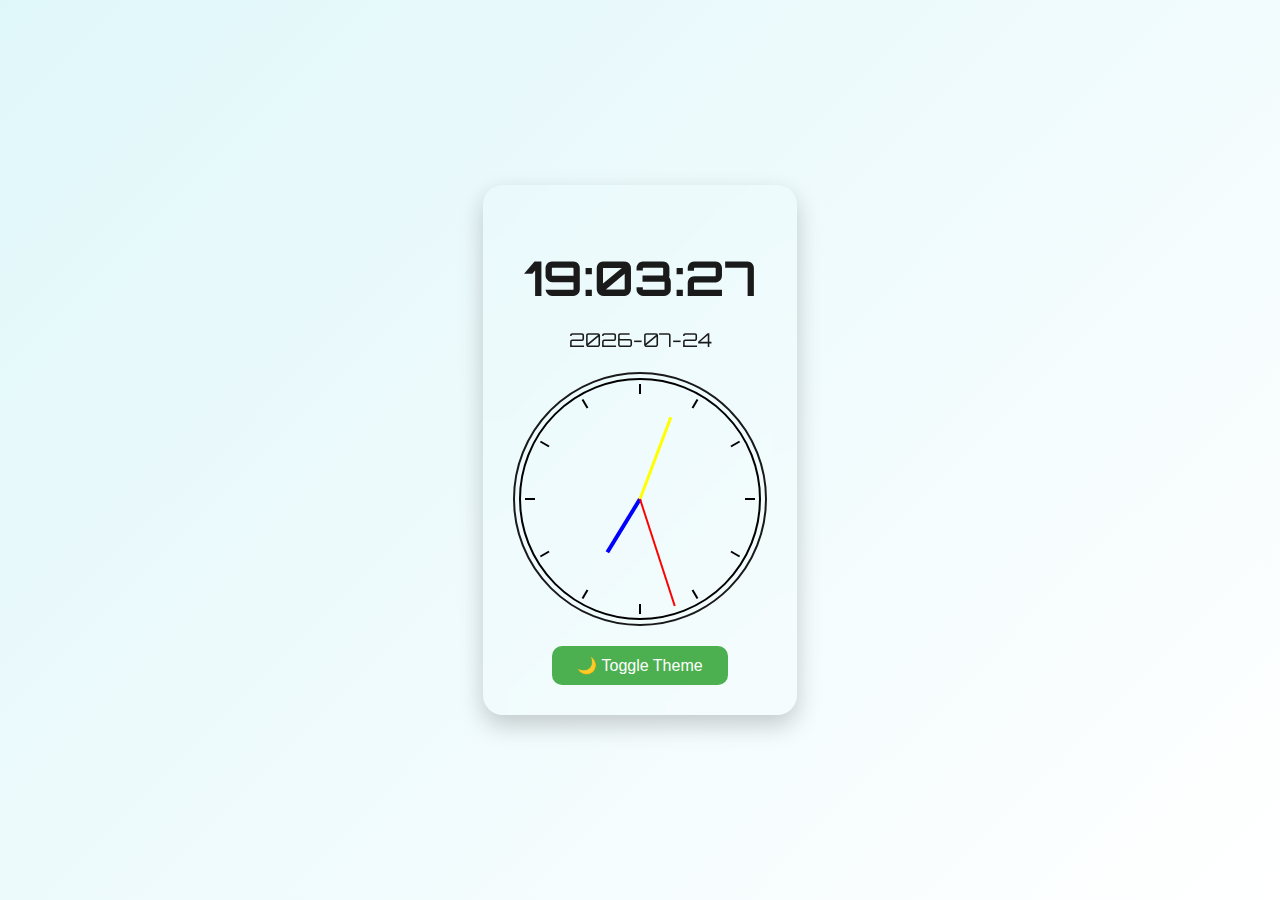
<file: InlighnX_Web_Development_Basics/Analog_and_Digital_Clock/index.html>
<!DOCTYPE html>
<html lang="en">
<head>
  <meta charset="UTF-8" />
  <meta name="viewport" content="width=device-width, initial-scale=1.0" />
  <title>Stylish Clock</title>
  <link rel="stylesheet" href="style.css" />
  <link href="https://fonts.googleapis.com/css2?family=Orbitron&family=Roboto&display=swap" rel="stylesheet" />
</head>
<body>
  <div class="clock-container">
    <h1 id="clock">00:00:00</h1>
    <p id="date">YYYY-MM-DD</p>
    <canvas id="analog-clock" width="250" height="250"></canvas>
    <button id="theme-toggle">🌙 Toggle Theme</button>
  </div>
  <script src="script.js"></script>
</body>
</html>
</file>
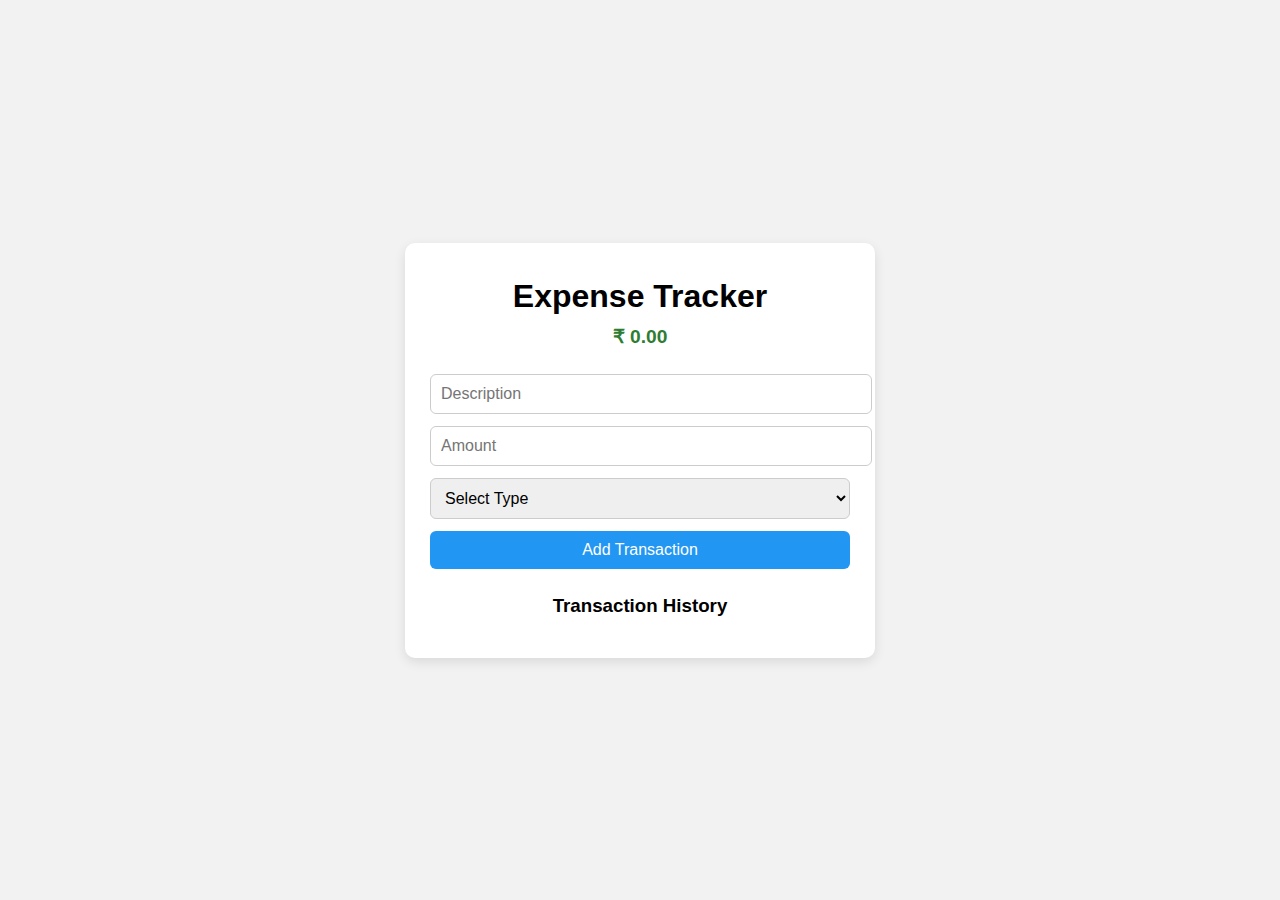
<file: InlighnX_Web_Development_Basics/Expense_Tracker/index.html>
<!DOCTYPE html>
<html lang="en">
<head>
  <meta charset="UTF-8" />
  <meta name="viewport" content="width=device-width, initial-scale=1.0" />
  <title>Expense Tracker</title>
  <link rel="stylesheet" href="style.css" />
</head>
<body>
  <div class="container">
    <h1>Expense Tracker</h1>
    <h2 class="balance">₹ 0.00</h2>

    <form class="transaction-form">
      <input type="text" name="text" placeholder="Description" required />
      <input type="number" name="amount" placeholder="Amount" required />
      <select name="type" required>
        <option value="">Select Type</option>
        <option value="income">Income</option>
        <option value="expense">Expense</option>
      </select>
      <button type="submit">Add Transaction</button>
    </form>

    <div class="transaction-history">
      <h3>Transaction History</h3>
      <ul></ul>
    </div>
  </div>

  <script src="script.js"></script>
</body>
</html>
</file>
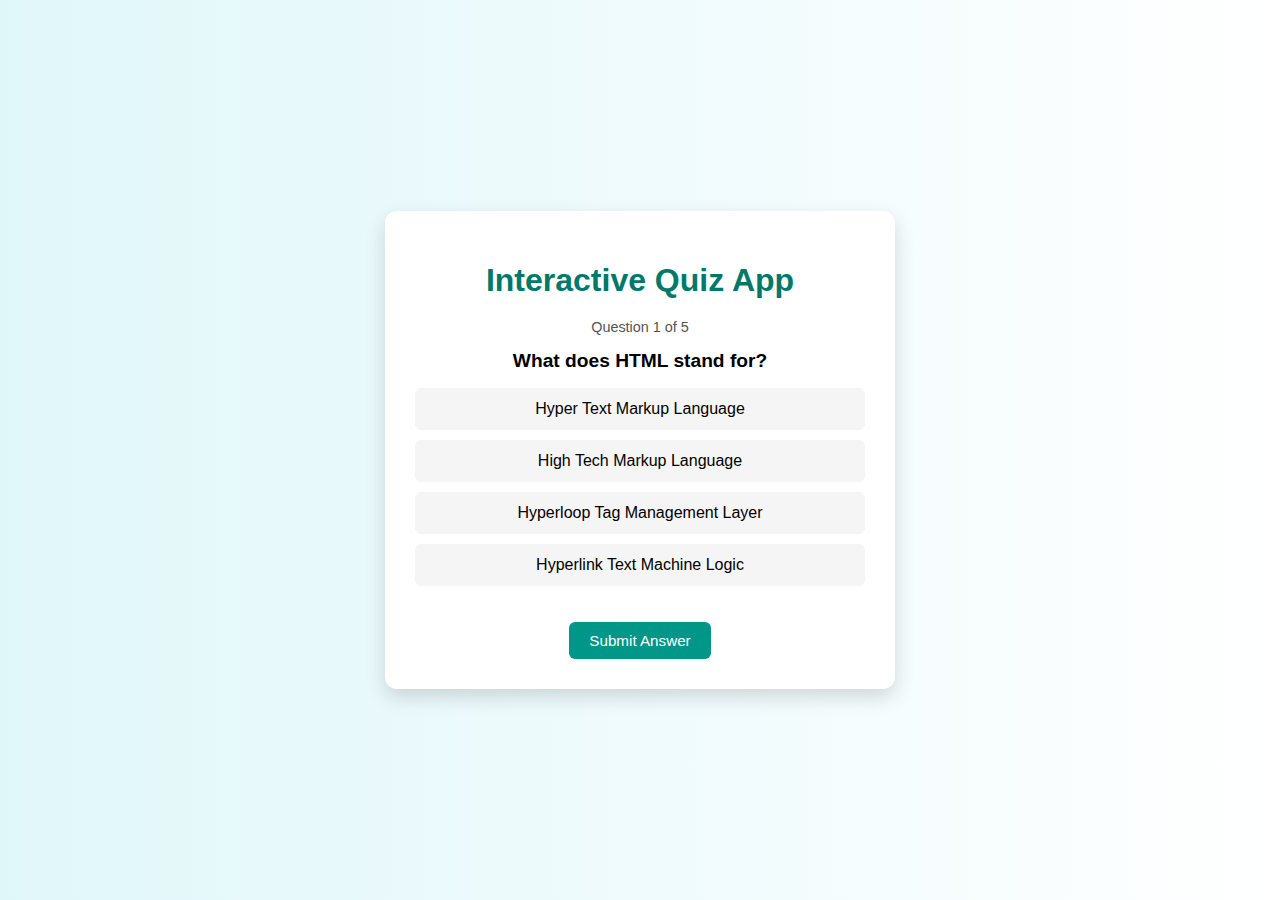
<file: InlighnX_Web_Development_Basics/Interactive_Quiz_Application/index.html>
<!DOCTYPE html>
<html lang="en">
<head>
  <meta charset="UTF-8" />
  <meta name="viewport" content="width=device-width, initial-scale=1.0" />
  <title>Interactive Quiz</title>
  <link rel="stylesheet" href="style.css" />
</head>
<body>
  <div class="quiz-container">
    <h1>Interactive Quiz App</h1>
    <div id="quiz-box">
      <p id="question-number">Question 1 of 5</p>
      <h2 id="question-text">Question will appear here</h2>
      <ul id="answer-options">
        <!-- Answer choices injected dynamically -->
      </ul>
      <button id="submit-btn">Submit Answer</button>
      <button id="next-btn" style="display:none;">Next</button>
    </div>

    <div id="result-box" style="display:none;">
      <h2>Your Results</h2>
      <p id="score-display"></p>
      <ul id="summary-list"></ul>
      <button id="restart-btn">Restart Quiz</button>
    </div>
  </div>

  <script src="script.js"></script>
</body>
</html>
</file>
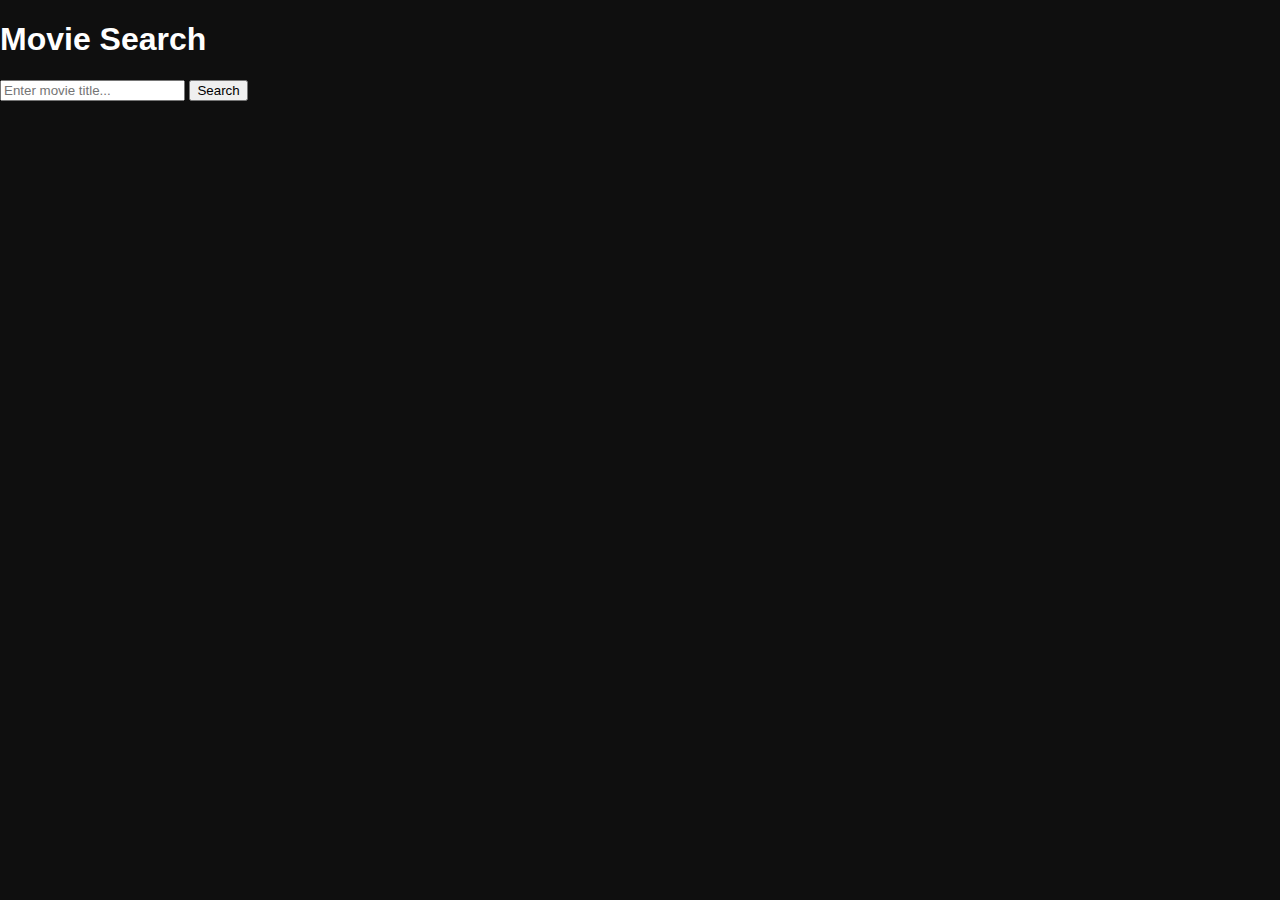
<file: InlighnX_Web_Development_Basics/Movie_Search/index.html>
<!DOCTYPE html>
<html lang="en">
<head>
  <meta charset="UTF-8" />
  <meta name="viewport" content="width=device-width, initial-scale=1.0" />
  <title>Movie Search App</title>
  <link rel="stylesheet" href="style.css" />
</head>
<body>
  <div class="container">
    <h1>Movie Search</h1>
    <div class="search-bar">
      <input type="text" id="searchInput" placeholder="Enter movie title..." />
      <button id="searchButton">Search</button>
    </div>
    <div id="results"></div>
    <div id="movieDetails"></div>
  </div>

  <script src="script.js"></script>
</body>
</html>
</file>
<file: InlighnX_Web_Development_Basics/Analog_and_Digital_Clock/style.css>
body {
  margin: 0;
  padding: 0;
  font-family: 'Orbitron', 'Roboto', sans-serif;
  transition: background 0.5s, color 0.5s;
  text-align: center;
  display: flex;
  align-items: center;
  justify-content: center;
  height: 100vh;
}

.clock-container {
  padding: 30px;
  border-radius: 20px;
  box-shadow: 0 10px 25px rgba(0,0,0,0.2);
  backdrop-filter: blur(10px);
  transition: all 0.4s ease;
}

.light-theme {
  background: linear-gradient(135deg, #e0f7fa, #fff);
  color: #1a1a1a;
}

.dark-theme {
  background: linear-gradient(135deg, #1f1f1f, #121212);
  color: #f0f0f0;
}

#clock {
  font-size: 3rem;
  margin-bottom: 10px;
}

#date {
  font-size: 1.2rem;
  margin-bottom: 20px;
}

#analog-clock {
  background-color: transparent;
  border: 2px solid currentColor;
  border-radius: 50%;
  margin: 0 auto 20px;
  display: block;
}

#theme-toggle {
  background-color: #4caf50;
  color: white;
  border: none;
  padding: 10px 25px;
  border-radius: 10px;
  font-size: 1rem;
  cursor: pointer;
  transition: background-color 0.3s;
}

#theme-toggle:hover {
  background-color: #388e3c;
}
</file>
<file: InlighnX_Web_Development_Basics/Movie_Search/style.css>
/* Root Styles */
body {
  margin: 0;
  padding: 0;
  font-family: 'Poppins', sans-serif;
  background-color: #0f0f0f;
  color: #fff;
}

/* Header and Search */
header {
  text-align: center;
  padding: 2rem 1rem;
}

header h1 {
  margin-bottom: 1rem;
  font-size: 2.5rem;
  letter-spacing: 1px;
}

.search-box {
  width: 100%;
  max-width: 500px;
  margin: auto;
}

.search-box input {
  width: 100%;
  padding: 12px 16px;
  font-size: 1rem;
  border-radius: 8px;
  border: none;
  outline: none;
}

/* Movie Container */
.movie-container {
  display: grid;
  grid-template-columns: repeat(auto-fill, minmax(180px, 1fr));
  gap: 1.5rem;
  padding: 2rem;
}

/* Movie Card */
.movie-card {
  background-color: #1c1c1c;
  border-radius: 10px;
  overflow: hidden;
  transition: transform 0.3s ease;
  box-shadow: 0 4px 8px rgba(0,0,0,0.2);
}

.movie-card:hover {
  transform: scale(1.05);
}

.movie-card img {
  width: 100%;
  height: 270px;
  object-fit: cover;
}

.movie-info {
  padding: 0.8rem 1rem;
}

.movie-title {
  font-size: 1.1rem;
  font-weight: bold;
  margin: 0;
  color: #f5f5f5;
}

.movie-rating {
  margin-top: 4px;
  font-size: 0.9rem;
  color: #ffdd57;
}
</file>
<file: InlighnX_Web_Development_Basics/Expense_Tracker/style.css>
/* Base Reset and Layout */
body {
  font-family: 'Segoe UI', Tahoma, Geneva, Verdana, sans-serif;
  background-color: #f2f2f2;
  display: flex;
  justify-content: center;
  align-items: center;
  min-height: 100vh;
  margin: 0;
}

.container {
  width: 420px;
  background-color: #fff;
  padding: 25px;
  border-radius: 10px;
  box-shadow: 0 4px 12px rgba(0,0,0,0.1);
}

/* Typography */
h1, h2, h3 {
  text-align: center;
  margin: 10px 0;
}

.balance {
  color: #2e7d32;
  font-size: 1.2rem;
  font-weight: bold;
  margin-bottom: 20px;
}

/* Transaction Form Styling */
.transaction-form {
  margin-bottom: 20px;
}

form input,
form select,
form button {
  width: 100%;
  padding: 10px;
  margin: 6px 0;
  font-size: 16px;
  border-radius: 6px;
  border: 1px solid #ccc;
}

form button {
  background-color: #2196f3;
  color: white;
  border: none;
  cursor: pointer;
  transition: background-color 0.3s ease;
}

form button:hover {
  background-color: #1976d2;
}

/* Transaction History Styling */
.transaction-history ul {
  list-style: none;
  padding: 0;
}

.transaction-item {
  display: flex;
  justify-content: space-between;
  align-items: center;
  padding: 12px;
  margin: 6px 0;
  border: 1px solid #e0e0e0;
  border-radius: 6px;
  background-color: #fafafa;
}

.income {
  color: #388e3c;
  font-weight: bold;
}

.expense {
  color: #d32f2f;
  font-weight: bold;
}

.delete-btn {
  background: none;
  border: none;
  color: #d32f2f;
  font-size: 1rem;
  cursor: pointer;
  margin-left: 15px;
}

.delete-btn:hover {
  text-decoration: underline;
}
</file>
<file: InlighnX_Web_Development_Basics/Interactive_Quiz_Application/style.css>
/* Reset and Base Layout */
body {
  margin: 0;
  padding: 0;
  font-family: 'Segoe UI', Tahoma, sans-serif;
  background: linear-gradient(to right, #e0f7fa, #ffffff);
  display: flex;
  justify-content: center;
  align-items: center;
  min-height: 100vh;
}

.quiz-container {
  width: 450px;
  background-color: #fff;
  border-radius: 12px;
  box-shadow: 0 8px 20px rgba(0, 0, 0, 0.15);
  padding: 30px;
  text-align: center;
}

/* Typography */
h1 {
  margin-bottom: 20px;
  color: #00796b;
}

#question-number {
  font-size: 0.9rem;
  color: #555;
  margin-bottom: 10px;
}

#question-text {
  margin: 15px 0;
  font-size: 1.2rem;
  font-weight: 600;
}

/* Answer Options */
#answer-options {
  list-style: none;
  padding: 0;
}

#answer-options li {
  background-color: #f5f5f5;
  margin: 10px 0;
  padding: 12px;
  border-radius: 6px;
  cursor: pointer;
  transition: background-color 0.3s ease;
}

#answer-options li:hover {
  background-color: #dcedc8;
}

.selected {
  background-color: #c8e6c9 !important;
}

.correct {
  background-color: #a5d6a7 !important;
}

.incorrect {
  background-color: #ef9a9a !important;
}

/* Buttons */
button {
  margin-top: 20px;
  padding: 10px 20px;
  font-size: 0.95rem;
  border: none;
  border-radius: 6px;
  background-color: #009688;
  color: white;
  cursor: pointer;
  transition: background-color 0.3s ease;
}

button:hover {
  background-color: #00796b;
}

/* Results Page */
#result-box h2 {
  color: #00796b;
}

#summary-list {
  list-style: none;
  padding: 0;
  text-align: left;
  margin-top: 15px;
}

#summary-list li {
  margin-bottom: 8px;
  padding: 6px;
  border-radius: 4px;
  background-color: #f0f0f0;
}
</file>
